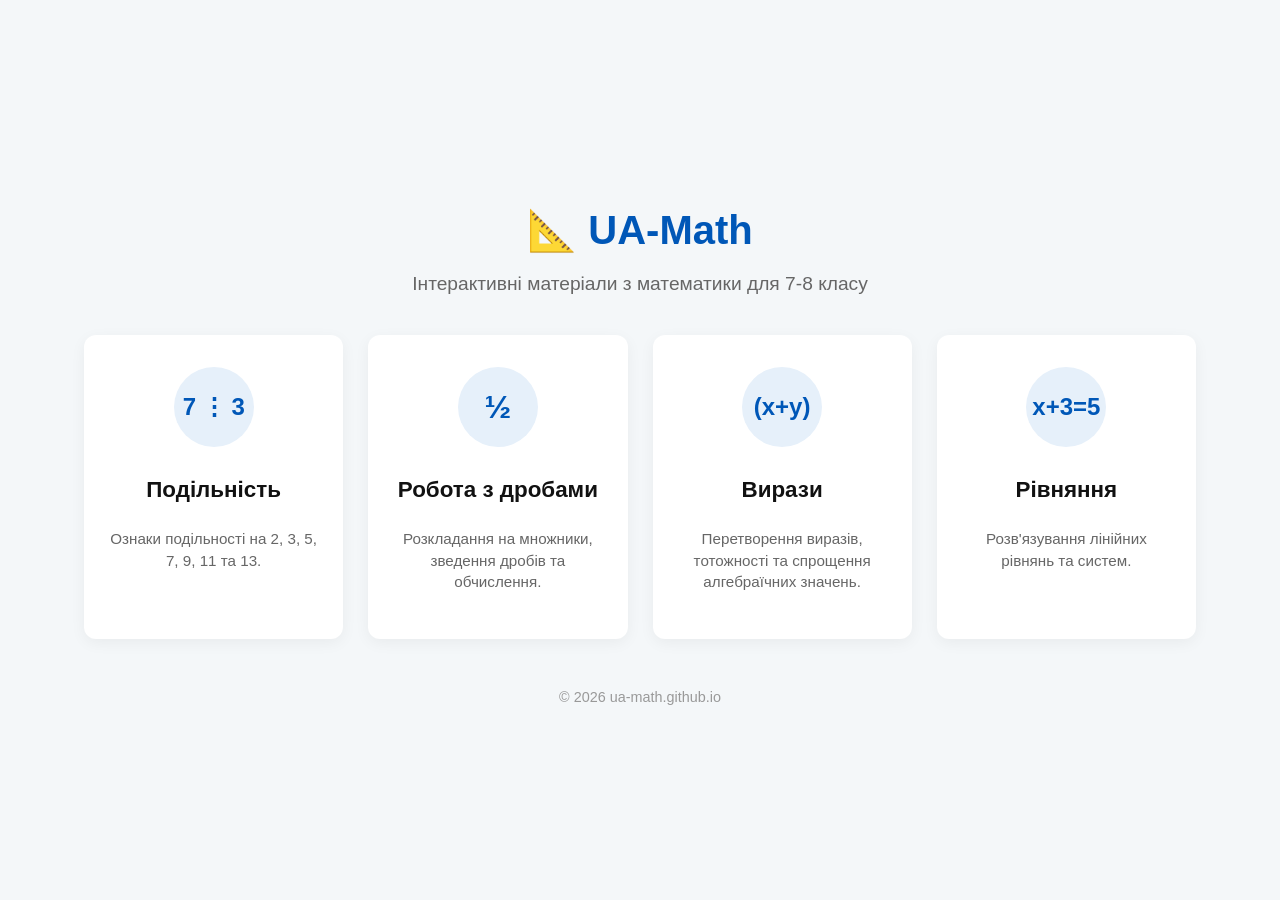
<file: index.html>
<!DOCTYPE html>
<html lang="uk">
<head>
    <meta charset="UTF-8">
    <meta name="viewport" content="width=device-width, initial-scale=1.0">
    <title>Математика 7 клас | UA-Math</title>
    <link rel="stylesheet" href="styles.css">
</head>
<body class="home">

    <div class="container">
        <h1>📐 UA-Math</h1>
        <p class="subtitle">Інтерактивні матеріали з математики для 7-8 класу</p>

        <div class="grid">
            <!-- Картка 0: Подільність -->
            <a href="division.html" class="card">
                <div class="icon-box divisibility">
                    7 ⋮ 3
                </div>
                <h2>Подільність</h2>
                <p>Ознаки подільності на 2, 3, 5, 7, 9, 11 та 13.</p>
            </a>

            <!-- Картка 1: Дроби -->
            <a href="factors.html" class="card">
                <div class="icon-box fraction">
                    ½
                </div>
                <h2>Робота з дробами</h2>
                <p>Розкладання на множники, зведення дробів та обчислення.</p>
            </a>

            <!-- Картка 2: Вирази -->
            <a href="expressions.html" class="card">
                <div class="icon-box expression">
                    (x+y)
                </div>
                <h2>Вирази</h2>
                <p>Перетворення виразів, тотожності та спрощення алгебраїчних значень.</p>
            </a>

            <!-- Картка 3: Рівняння -->
            <a href="equations.html" class="card">
                <div class="icon-box equation">
                    x+3=5
                </div>
                <h2>Рівняння</h2>
                <p>Розв'язування лінійних рівнянь та систем.</p>
            </a>
        </div>

        <footer>
            <p>&copy; 2026 ua-math.github.io</p>
        </footer>
    </div>

</body>
</html>
</file>
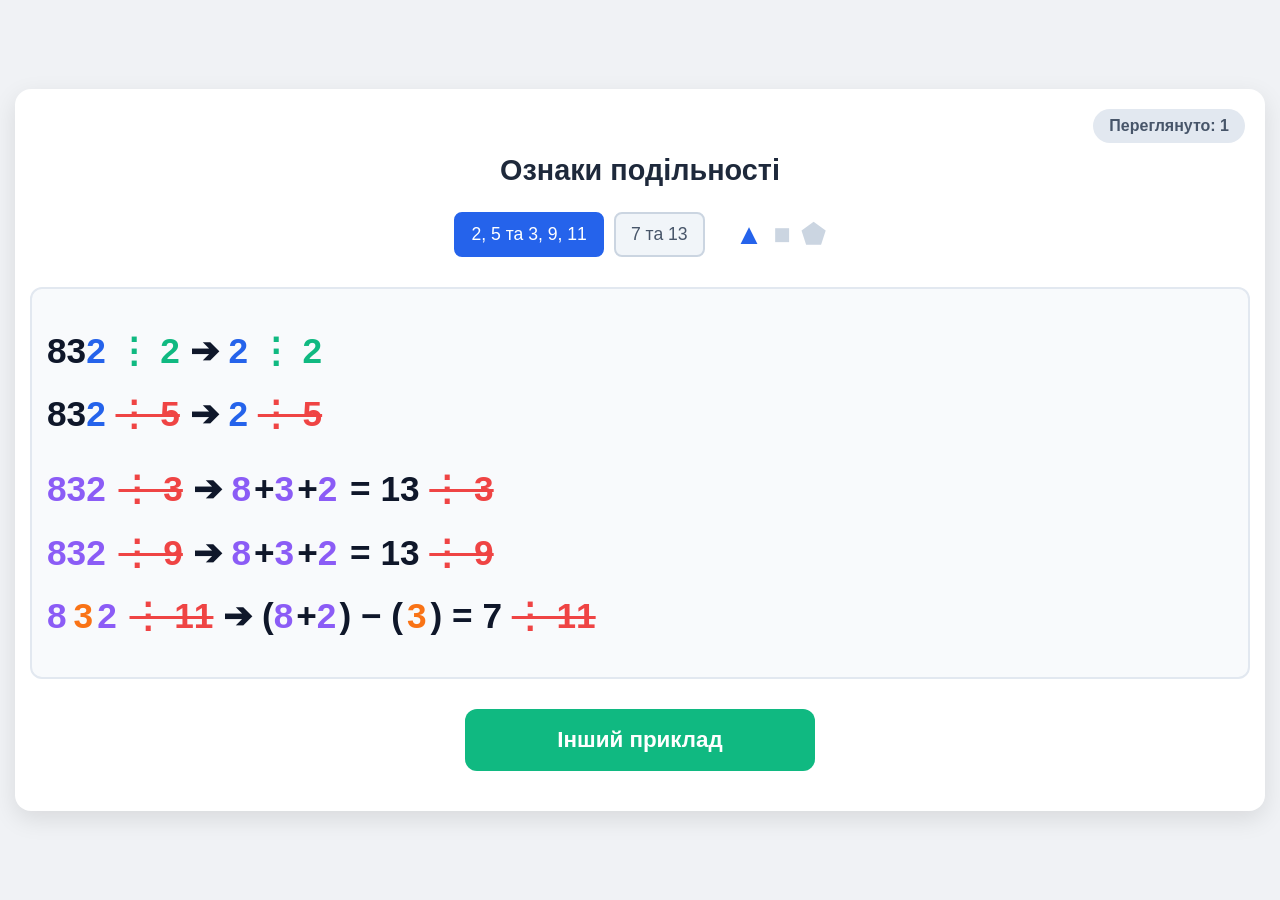
<file: division.html>
<!DOCTYPE html>
<html lang="uk">
<head>
    <meta charset="UTF-8">
    <meta name="viewport" content="width=device-width, initial-scale=1.0">
    <title>Тренажер: Ознаки подільності</title>
    <link rel="stylesheet" href="styles.css">
</head>
<body class="trainer page-division">
<div class="container">
    <div class="counter-badge" id="counter" onclick="counter.reset()" title="Натисніть для обнулення">Переглянуто: 0</div>
    <h1>Ознаки подільності</h1>
    <div class="control-panel">
        <div class="tabs">
            <button class="tab-btn active" onclick="selectTab(0, this)">2, 5 та 3, 9, 11</button>
            <button class="tab-btn" onclick="selectTab(1, this)">7 та 13</button>
            <div class="digit-picker" role="radiogroup" aria-label="Кількість цифр" id="digitPicker"></div>
        </div>
    </div>
    <div class="equation-container"><div class="equation-display" id="box"></div></div>
    <div class="controls"><button class="btn" onclick="next()">Інший приклад</button></div>
</div>
<script>
    // Digit-count options (source of truth for the dot picker).
    // The digit count also equals the number of reduction steps for 7 and 13.
    const OPTIONS = [3, 4, 5], MARKS = ['▲', '■', '⬟'];
    const state = { tab: 0, digits: OPTIONS[0], number: 0 };

    const counter = {
        n: 0,
        show() { document.getElementById('counter').innerText = 'Переглянуто: ' + this.n; },
        inc() { this.n++; this.show(); },
        reset() { this.n = 0; this.show(); },
    };

    // Colored spans reuse factors.html tokens: nm=blue, vl=purple, sign=orange.
    const span = (cls, v) => `<span class="${cls}">${v}</span>`;
    const verdict = (ok, by) => ok ? span('ok', '⋮ ' + by) : `<s>⋮ ${by}</s>`;
    const digitsOf = (num) => String(num).split('').map(Number);

    function buildPicker() {
        document.getElementById('digitPicker').innerHTML = OPTIONS.map((d, i) =>
            `<label class="dot" title="${d}-значне число">
                <input type="radio" name="digits" value="${d}" ${i ? '' : 'checked'} onchange="selectDigits(${d})">
                <span class="dot-mark">${MARKS[i]}</span>
            </label>`).join('');
    }

    // Tail rule: drop the last digit and combine it back (− for 7, + for 13).
    // Returns one HTML line per reduction step.
    function reductionSteps(op, factor, divisor) {
        const lines = [];
        let value = state.number;
        for (let i = 0, steps = state.digits - 2; i < steps && String(value).length >= 2; i++) {
            const head = String(value).slice(0, -1), tail = Number(String(value).slice(-1));
            value = Number(head) + (op === '-' ? -1 : 1) * tail * factor;
            let shown = String(value);
            if (i < steps - 1 && shown.length >= 2 && shown[0] !== '-') shown = shown.slice(0, -1) + span('nm', shown.slice(-1));
            lines.push(`${head} ${op} (${span('nm', tail)} × ${span('vl', factor)}) = ${shown}`);
        }
        lines[lines.length - 1] += ' ' + verdict(value % divisor === 0, divisor);
        return lines;
    }

    function renderSimpleRules() {
        const n = state.number, digits = digitsOf(n);
        const head = String(n).slice(0, -1), tail = digits[digits.length - 1];
        const sum = digits.reduce((a, d) => a + d, 0);
        const sumExpr = digits.map((d) => span('vl', d)).join('+') + ` = ${sum}`;

        // Alternating sum for 11: odd positions purple, even positions orange.
        const alt = digits.reduce((a, d, i) => a + (i % 2 ? -d : d), 0);
        const altNum = digits.map((d, i) => span(i % 2 ? 'sign' : 'vl', d)).join('');
        const odd = digits.filter((_, i) => !(i % 2)).map((d) => span('vl', d)).join('+');
        const even = digits.filter((_, i) => i % 2).map((d) => span('sign', d)).join('+');

        const tailSpan = span('nm', tail), byTail = `${head}${tailSpan}`;
        const digitRule = (by) => `${byTail} ${verdict(!(tail % by), by)} ➔ ${tailSpan} ${verdict(!(tail % by), by)}`;
        const sumRule = (by) => `${span('vl', n)} ${verdict(!(sum % by), by)} ➔ ${sumExpr} ${verdict(!(sum % by), by)}`;

        return [
            digitRule(2),
            `<div style="margin-bottom:12px">${digitRule(5)}</div>`,
            sumRule(3), sumRule(9),
            `${altNum} ${verdict(!(alt % 11), 11)} ➔ (${odd}) − (${even}) = ${alt} ${verdict(!(alt % 11), 11)}`,
        ].map((html, i) => i === 1 ? html : `<div>${html}</div>`).join('');
    }

    function renderRecursiveRules() {
        const head = String(state.number).slice(0, -1), tail = String(state.number).slice(-1);
        const block = (op, factor, divisor, spacer) => {
            const steps = reductionSteps(op, factor, divisor);
            const heading = `${head}${span('nm', tail)} ${verdict(steps.at(-1).includes('class="ok"'), divisor)} ➔`;
            return steps.map((step, i) => {
                const pad = spacer && i === steps.length - 1 ? ' style="padding-bottom:12px"' : '';
                const label = i ? `<td${pad}></td>` : `<td style="padding-right:8px"${pad}>${heading}</td>`;
                return `<tr>${label}<td${pad}>${step}</td></tr>`;
            }).join('');
        };
        return `<table>${block('-', 2, 7, true)}${block('+', 4, 13, false)}</table>`;
    }

    function render() {
        document.getElementById('box').innerHTML = state.tab ? renderRecursiveRules() : renderSimpleRules();
    }

    function selectTab(tab, button) {
        state.tab = tab;
        document.querySelectorAll('.tab-btn').forEach((b) => b.classList.toggle('active', b === button));
        render();
    }

    function selectDigits(digits) { state.digits = digits; next(); }

    function next() {
        counter.inc();
        const min = 10 ** (state.digits - 1);
        state.number = Math.floor(min + Math.random() * (min * 10 - min));
        render();
    }

    window.onload = function () { buildPicker(); next(); };
</script>
</body>
</html>
</file>
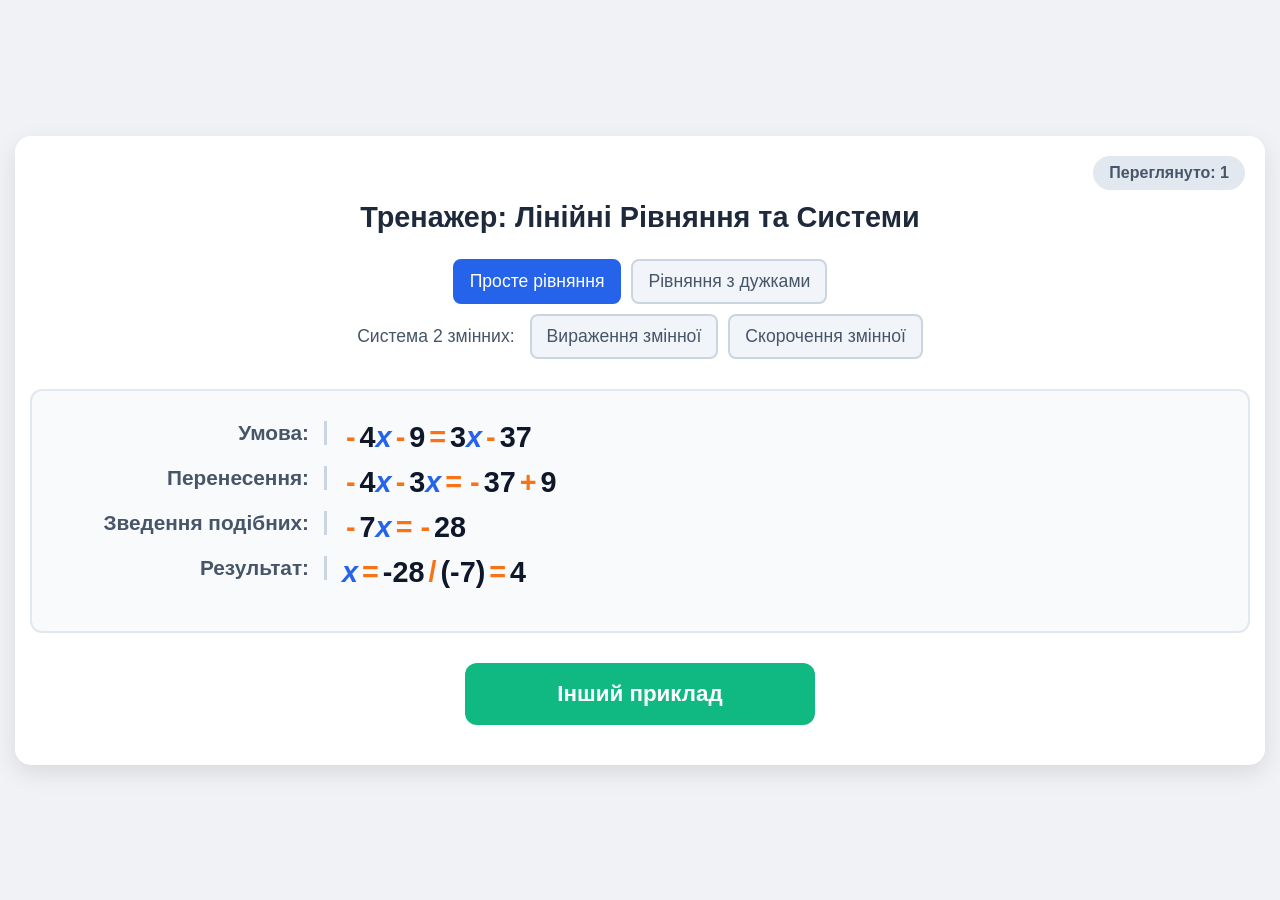
<file: equations.html>
<!DOCTYPE html>
<html lang="uk">
<head>
    <meta charset="UTF-8">
    <meta name="viewport" content="width=device-width, initial-scale=1.0">
    <title>Тренажер: Лінійні Рівняння та Системи</title>
    <link rel="stylesheet" href="styles.css">
</head>
<body class="trainer page-equations">
<div class="container">
    <div class="counter-badge" id="counter" onclick="counter.reset()" title="Натисніть для обнулення">Переглянуто: 0</div>
    <h1>Тренажер: Лінійні Рівняння та Системи</h1>
    <div class="control-panel">
        <div class="tabs">
            <button class="tab-btn active" onclick="chM(0, this)">Просте рівняння</button>
            <button class="tab-btn" onclick="chM(1, this)">Рівняння з дужками</button>
        </div>
        <div class="tabs">
            <span class="sub-lbl">Система 2 змінних:</span>
            <button class="tab-btn" onclick="chM(2, this)">Вираження змінної</button>
            <button class="tab-btn" onclick="chM(3, this)">Скорочення змінної</button>
        </div>
    </div>
    <div class="equation-container"><div class="equation-display" id="box"></div></div>
    <div class="controls"><button class="btn" onclick="gen(true)">Інший приклад</button></div>
</div>
<script>
    var m = 0;

    const counter = {
        n: 0,
        show() { document.getElementById('counter').innerText = 'Переглянуто: ' + this.n; },
        inc() { this.n++; this.show(); },
        reset() { this.n = 0; this.show(); },
    };

    var rnd = function (x, y) { return Math.floor(Math.random() * (y - x + 1)) + x; };
    var rndN = function (x, y) { var n = 0; while (n === 0) n = rnd(x, y); return n; };
    var fS = function (s) { return '<span class="sign">' + s + '</span>'; };

    var fX = function (co, f) {
        if (co === 0) return '';
        return (co === 1 ? (f ? '' : fS('+')) : (co === -1 ? fS('-') : (co > 0 ? (f ? '' : fS('+')) + co : fS('-') + Math.abs(co)))) + '<span class="v-x">x</span>';
    };

    var fY = function (co, f) {
        if (co === 0) return '';
        return (co === 1 ? (f ? '' : fS('+')) : (co === -1 ? fS('-') : (co > 0 ? (f ? '' : fS('+')) + co : fS('-') + Math.abs(co)))) + '<span class="v-y">y</span>';
    };

    var fC = function (v, f) {
        if (v === 0) return f ? '0' : '';
        return v > 0 ? (f ? '' : fS('+')) + v : fS('-') + Math.abs(v);
    };

    function sR(l, v) {
        return '<div class="step-row"><div class="step-lbl">' + l + ':</div><div class="step-val">' + v + '</div></div>';
    }

    function bSys(x1, y1, c1, x2, y2, c2, m1, m2, actSign) {
        var act = actSign ? '  ' + fS('│ ') + fS(actSign) : '';
        return '<span class="sys-bracket">{</span><div class="sys-block">' + fX(x1, true) + fY(y1, false) + fS('=') + c1 + (m1 ? '  ' + fS('│·') + m1 : '') + '<br>' + fX(x2, true) + fY(y2, false) + fS('=') + c2 + (m2 ? '  ' + fS('│·') + m2 : '') + act + '</div>';
    }

    function gcd(x, y) { return y === 0 ? Math.abs(x) : gcd(y, x % y); }
    function lcm(x, y) { return Math.abs(x * y) / gcd(x, y); }

    function chM(x, el) {
        m = x;
        var b = document.querySelectorAll('.tab-btn');
        for (var i = 0; i < b.length; i++) b[i].classList.remove('active');
        el.classList.add('active');
        gen(true);
    }

    function gen(inc) {
        if (inc) counter.inc();
        var box = document.getElementById('box'), html = '';

        if (m === 0) {
            var xA = rnd(-8, 8), a = rndN(-6, 6), cC = rndN(-6, 6);
            while (a === cC) cC = rndN(-6, 6);
            var b = rnd(-15, 15), d = a * xA + b - cC * xA;
            html += sR('Умова', fX(a, true) + fC(b, false) + fS('=') + fX(cC, true) + fC(d, false));
            html += sR('Перенесення', fX(a, true) + fX(-cC, false) + fS('=') + fC(d, true) + fC(-b, false));
            var lX = a - cC, rC = d - b;
            html += sR('Зведення подібних', fX(lX, true) + fS('=') + fC(rC, true));
            html += sR('Результат', '<span class="v-x">x</span>' + fS('=') + rC + fS('/') + (lX < 0 ? '(' + lX + ')' : lX) + fS('=') + xA);
        } else if (m === 1) {
            var xA = rnd(-6, 6), a = rndN(-5, 5), b = rndN(1, 4), cC = rnd(-6, 6), d = a * (b * xA + cC);
            html += sR('Умова', (a === -1 ? fS('-') : (a === 1 ? '' : a)) + fS('(') + fX(b, true) + fC(cC, false) + fS(')') + fS('=') + d);
            html += sR('Розкриття дужок', fX(a * b, true) + fC(a * cC, false) + fS('=') + d);
            html += sR('Перенесення', fX(a * b, true) + fS('=') + d + fC(-a * cC, false));
            var lX = a * b, rC = d - a * cC;
            html += sR('Зведення подібних', fX(lX, true) + fS('=') + rC);
            html += sR('Результат', '<span class="v-x">x</span>' + fS('=') + rC + fS('/') + (lX < 0 ? '(' + lX + ')' : lX) + fS('=') + xA);
        } else {
            var xA = rnd(-4, 4), yA = rnd(-4, 4);
            var x1 = 0, y1 = 0, x2 = 0, y2 = 0;
            while (true) {
                x1 = (m === 2) ? 1 : rndN(2, 4);
                y1 = rndN(-3, 4);
                x2 = rndN(2, 4);
                y2 = rndN(-4, 4);
                if (x1 * y2 !== x2 * y1) break;
            }
            var c1 = x1 * xA + y1 * yA, c2 = x2 * xA + y2 * yA;
            if (m === 2) {
                html += sR('Умова системи', bSys(1, y1, c1, x2, y2, c2));
                var exprStr = c1 === 0 ? fY(-y1, true) : fC(c1, true) + fY(-y1, false);
                html += sR('Вираження x', '<span class="v-x">x</span>' + fS('=') + exprStr);
                html += sR('Підстановка', x2 + fS('(') + exprStr + fS(')') + fY(y2, false) + fS('=') + c2);
                html += sR('Розкриття дужок', (x2 * c1) + fY(-x2 * y1, false) + fY(y2, false) + fS('=') + c2);
                var lY = -x2 * y1 + y2, rC = c2 - x2 * c1;
                html += sR('Зводимо подібні', fY(lY, true) + fS('=') + rC);
                html += sR('Знаходження y', '<span class="v-y">y</span>' + fS('=') + rC + fS('/') + (lY < 0 ? '(' + lY + ')' : lY) + fS('=') + yA);
                var sY = -y1;
                var pY = '';
                if (sY === 1) pY = fS('+');
                else if (sY === -1) pY = fS('-');
                else pY = sY > 0 ? fS('+') + sY : fS('-') + Math.abs(sY);
                var subCalc = needMult || Math.abs(sY) !== 1 ? pY + fS('·') + '<span class="v-y">(' + yA + ')</span>' : pY + '<span class="v-y">(' + yA + ')</span>';
                var baseC = c1 === 0 ? '' : fC(c1, true);
                html += sR('Знаходження x', '<span class="v-x">x</span>' + fS('=') + baseC + subCalc + fS('=') + xA);
            } else {
                var L = lcm(y1, y2), m1 = L / Math.abs(y1), m2 = L / Math.abs(y2);
                var ny1 = y1 * m1, ny2 = y2 * m2;
                var sS = (ny1 === ny2 || ny1 === -ny2) && ((y1 > 0 && y2 > 0) || (y1 < 0 && y2 < 0));
                var act = sS ? '-' : '+';
                var needMult = (m1 > 1 || m2 > 1);
                if (!needMult) {
                    html += sR('Умова системи', bSys(x1, y1, c1, x2, y2, c2, 0, 0, act));
                } else {
                    html += sR('Умова системи', bSys(x1, y1, c1, x2, y2, c2, m1, m2));
                    var nx1 = x1 * m1, nny1 = y1 * m1, nc1 = c1 * m1;
                    var nx2 = x2 * m2, nny2 = y2 * m2, nc2 = c2 * m2;
                    html += sR('Після домноження', bSys(nx1, nny1, nc1, nx2, nny2, nc2, 0, 0, act));
                }
                var v1 = x1 * m1, v2 = x2 * m2, k1 = c1 * m1, k2 = c2 * m2;
                var rX = sS ? (v1 - v2) : (v1 + v2), rC = sS ? (k1 - k2) : (k1 + k2);
                var opC = sS ? fS('-') : fS('+');
                var actTxt = sS ? 'віднімання' : 'додавання';
                var prsStr = fS('(') + v1 + opC + (v2 < 0 ? '(' + v2 + ')' : v2) + fS(')') + '<span class="v-x">x</span>' + fS('=') + k1 + opC + (k2 < 0 ? '(' + k2 + ')' : k2) + '  ' + fS('➔') + '  ' + fX(rX, true) + fS('=') + rC;
                html += sR('Після ' + actTxt, prsStr);
                html += sR('Знаходження x', '<span class="v-x">x</span>' + fS('=') + rC + fS('/') + (rX < 0 ? '(' + rX + ')' : rX) + fS('=') + xA);
                html += sR('Підставляння х', x1 + fS('·') + '<span class="v-x">(' + xA + ')</span>' + fY(y1, false) + fS('=') + c1);
                var rCY = c1 - (x1 * xA);
                html += sR('Знаходження y', '<span class="v-y">y</span>' + fS('=') + rCY + fS('/') + (y1 < 0 ? '(' + y1 + ')' : y1) + fS('=') + yA);
            }
            html += sR('Відповідь', fS('(') + '<span class="v-x">x</span>' + ';' + '<span class="v-y">y</span>' + fS(')') + fS('=') + '(' + xA + ';' + yA + ')');
        }
        box.innerHTML = html;
    }

    window.onload = function () { gen(true); };
</script>
</body>
</html>
</file>
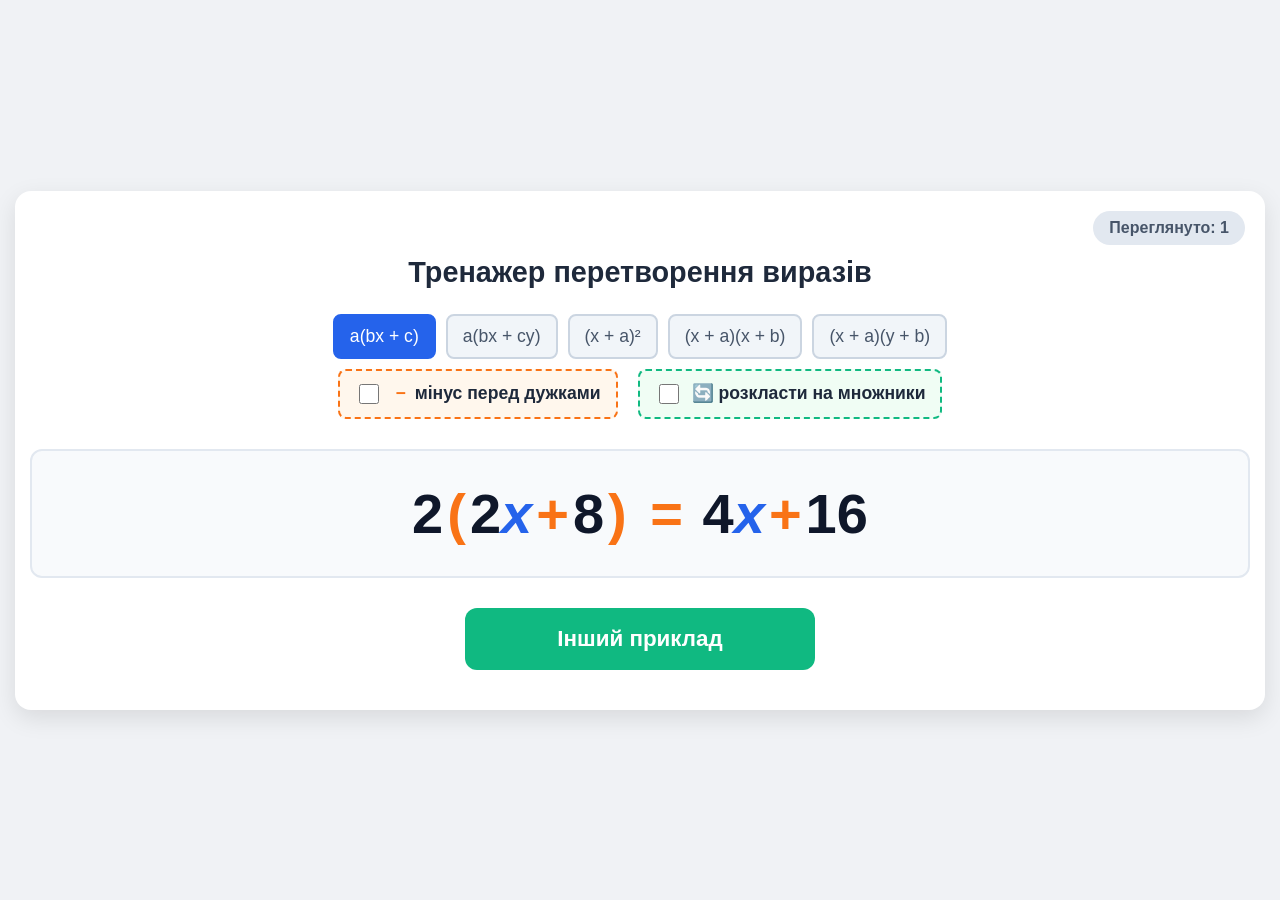
<file: expressions.html>
<!DOCTYPE html>
<html lang="uk">
<head>
    <meta charset="UTF-8">
    <meta name="viewport" content="width=device-width, initial-scale=1.0">
    <title>Тренажер перетворення виразів</title>
    <link rel="stylesheet" href="styles.css">
</head>
<body class="trainer page-expressions">

<div class="container">
    <div class="counter-badge" id="counter" onclick="counter.reset()" title="Натисніть для обнулення">Переглянуто: 0</div>

    <h1>Тренажер перетворення виразів</h1>
    <div class="control-panel">
        <div class="tabs">
            <button class="tab-btn active" onclick="changeMode(0, this)">a(bx + c)</button>
            <button class="tab-btn" onclick="changeMode(1, this)">a(bx + cy)</button>
            <button class="tab-btn" onclick="changeMode(2, this)">(x + a)²</button>
            <button class="tab-btn" onclick="changeMode(3, this)">(x + a)(x + b)</button>
            <button class="tab-btn" onclick="changeMode(4, this)">(x + a)(y + b)</button>
        </div>
        <div class="options">
            <label class="checkbox-container">
                <input type="checkbox" id="minusCheckbox" onchange="generateExample(false)">
                <span><span class="sign">−</span> мінус перед дужками</span>
            </label>
            <label class="checkbox-container inverse">
                <input type="checkbox" id="inverseCheckbox" onchange="generateExample(false)">
                <span>🔄 розкласти на множники</span>
            </label>
        </div>
    </div>
    <div class="equation-container"><div class="equation-display" id="equationBox"></div></div>
    <div class="controls">
        <button class="btn" onclick="generateExample(true)">Інший приклад</button>
    </div>
</div>

<script>
    let currentMode = 0;

    const counter = {
        n: 0,
        show() { document.getElementById('counter').innerText = 'Переглянуто: ' + this.n; },
        inc() { this.n++; this.show(); },
        reset() { this.n = 0; this.show(); },
    };

    const rnd = (min, max) => { let n = 0; while(!n) n = Math.floor(Math.random()*(max-min+1))+min; return n; };

    function changeMode(mode, element) {
        currentMode = mode;
        document.querySelectorAll('.tab-btn').forEach(b => b.classList.remove('active'));
        element.classList.add('active');
        generateExample(true);
    }

    function fmt(val, vChar, isFirst) {
        if (!val) return "";
        let s = val > 0 ? (isFirst ? "" : '<span class="sign">+</span>') : '<span class="sign">-</span>';
        let c = (Math.abs(val) === 1 && vChar) ? "" : Math.abs(val);
        return s + c + (vChar ? `<span class="variable">${vChar}</span>` : "");
    }

    function sign(val) { return val > 0 ? '<span class="sign">+</span>' : '<span class="sign">-</span>'; }

    function generateExample(shouldIncrement = true) {
        if (shouldIncrement) counter.inc();

        const isMinus = document.getElementById('minusCheckbox').checked;
        const isInverse = document.getElementById('inverseCheckbox').checked;
        let a = isMinus ? rnd(-6, -2) : rnd(2, 6);
        let left = "", right = "";

        if (currentMode === 0 || currentMode === 1) {
            let b = rnd(2, 5), c = rnd(-8, 9), v2 = currentMode === 1 ? "y" : "";
            let aStr = a < 0 ? '<span class="sign">-</span>' + Math.abs(a) : a;
            left = `${aStr}<span class="sign">(</span>${b}<span class="variable">x</span>${sign(c)}${Math.abs(c)}${v2 ? `<span class="variable">y</span>` : ""}<span class="sign">)</span>`;
            right = fmt(a * b, "x", true) + fmt(a * c, v2, false);
        } else if (currentMode === 2) {
            // Новий третій тип: (x + a)²
            let b = rnd(-9, 9);
            let inner = `<span class="sign">(</span><span class="variable">x</span>${sign(b)}${Math.abs(b)}<span class="sign">)²</span>`;
            left = isMinus ? '<span class="sign">-</span>' + inner : inner;
            
            let m = isMinus ? -1 : 1;
            let coeffX = 2 * b * m;
            let freeTerm = b * b * m;
            let x2Str = isMinus ? '<span class="sign">-</span><span class="variable">x²</span>' : '<span class="variable">x²</span>';
            right = x2Str + fmt(coeffX, "x", false) + fmt(freeTerm, "", false);
        } else if (currentMode === 3) {
            let b = rnd(-6, 6), c = rnd(-6, 6), m = isMinus ? -1 : 1;
            let inner = `<span class="sign">(</span><span class="variable">x</span>${sign(b)}${Math.abs(b)}<span class="sign">)(</span><span class="variable">x</span>${sign(c)}${Math.abs(c)}<span class="sign">)</span>`;
            left = isMinus ? '<span class="sign">-</span>' + inner : inner;
            right = (isMinus ? '<span class="sign">-</span>' : '') + '<span class="variable">x²</span>' + fmt((b + c) * m, "x", false) + fmt(b * c * m, "", false);
        } else {
            let b = rnd(-6, 6), c = rnd(-6, 6), m = isMinus ? -1 : 1;
            let inner = `<span class="sign">(</span><span class="variable">x</span>${sign(b)}${Math.abs(b)}<span class="sign">)(</span><span class="variable">y</span>${sign(c)}${Math.abs(c)}<span class="sign">)</span>`;
            left = isMinus ? '<span class="sign">-</span>' + inner : inner;
            right = fmt(m, "xy", true) + fmt(c * m, "x", false) + fmt(b * m, "y", false) + fmt(b * c * m, "", false);
        }

        if (isInverse) {
            if (right.indexOf('<span class="sign">+</span>') === 0) {
                right = right.substring(27);
            }
            document.getElementById('equationBox').innerHTML = right + ' <span class="sign">=</span> ' + left;
        } else {
            document.getElementById('equationBox').innerHTML = left + ' <span class="sign">=</span> ' + right;
        }
    }
    window.onload = function() { generateExample(true); };
</script>
</body>
</html>
</file>
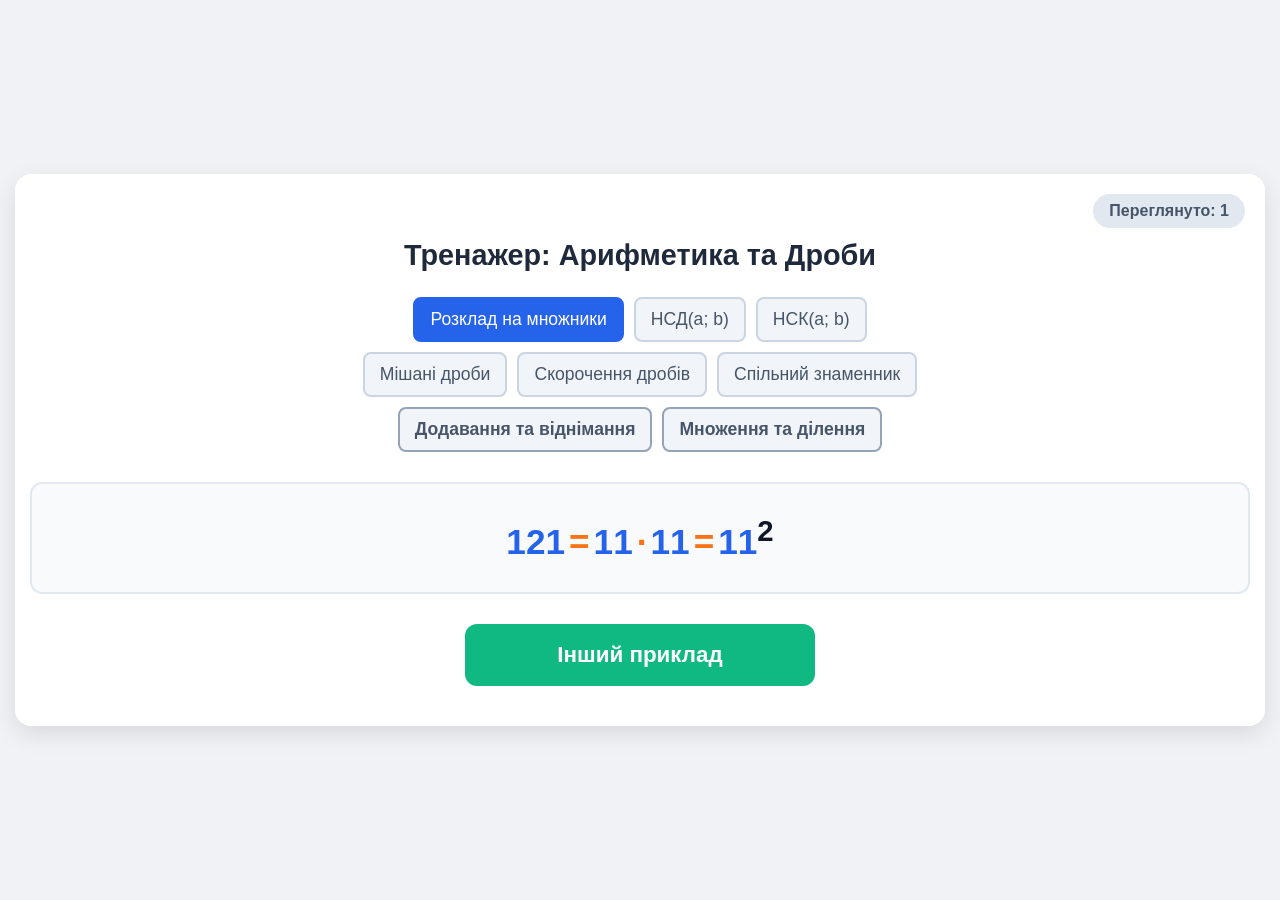
<file: factors.html>
<!DOCTYPE html>
<html lang="uk">
<head>
    <meta charset="UTF-8">
    <meta name="viewport" content="width=device-width, initial-scale=1.0">
    <title>Тренажер: Арифметика та Дроби</title>
    <link rel="stylesheet" href="styles.css">
</head>
<body class="trainer page-factors">
<div class="container">
    <div class="counter-badge" id="counter" onclick="counter.reset()" title="Натисніть для обнулення">Переглянуто: 0</div>
    <h1>Тренажер: Арифметика та Дроби</h1>
    <div class="control-panel">
        <div class="tabs">
            <button class="tab-btn active" onclick="chM(0, this)">Розклад на множники</button>
            <button class="tab-btn" onclick="chM(1, this)">НСД(a; b)</button>
            <button class="tab-btn" onclick="chM(2, this)">НСК(a; b)</button>
        </div>
        <div class="tabs">
            <button class="tab-btn" onclick="chM(3, this)">Мішані дроби</button>
            <button class="tab-btn" onclick="chM(4, this)">Скорочення дробів</button>
            <button class="tab-btn" onclick="chM(5, this)">Спільний знаменник</button>
        </div>
        <div class="tabs">
            <button class="tab-btn tb-bold" onclick="chM(6, this)">Додавання та віднімання</button>
            <button class="tab-btn tb-bold" onclick="chM(7, this)">Множення та ділення</button>
        </div>
    </div>
    <div class="equation-container"><div class="equation-display" id="box"></div></div>
    <div class="controls"><button class="btn" onclick="gen(true)">Інший приклад</button></div>
</div>
<script>
    var m = 0;

    const counter = {
        n: 0,
        show() { document.getElementById('counter').innerText = 'Переглянуто: ' + this.n; },
        inc() { this.n++; this.show(); },
        reset() { this.n = 0; this.show(); },
    };

    var rnd = function (x, y) { return Math.floor(Math.random() * (y - x + 1)) + x; };
    var gcd = function (x, y) { return y === 0 ? x : gcd(y, x % y); };
    var lcm = function (x, y) { return (x * y) / gcd(x, y); };
    var fN = function (x, cl) { return '<span class="' + (cl || 'nm') + '">' + x + '</span>'; };
    var fS = function (s) { return '<span class="sign">' + s + '</span>'; };

    function getP(i) {
        return parseInt('2,3,5,7,11,13'.split(',')[i]);
    }

    function getC(n, p) {
        var k = 0, v = n;
        while (v % p === 0 && v !== 0) { k++; v /= p; }
        return k;
    }

    function bF(n, d, mp, cN, cD) {
        var sup = mp ? '<span class="mp"><sup>' + mp + '</sup></span>' : '';
        return '<div class="fr"><div class="nu">' + fN(n, cN) + sup + '</div><div class="de">' + fN(d, cD) + '</div></div>';
    }

    function bS(n, d, mp) {
        var sup = mp ? '<span class="mp"><sup>' + mp + '</sup></span>' : '';
        return '<div class="fr"><div class="nu"><s>' + fN(n) + '</s>' + sup + '</div><div class="de"><s>' + fN(d) + '</s></div></div>';
    }

    function reduction(n, d) {
        var g = gcd(n, d);
        if (g <= 1) return '';
        return fS('=') + bS(n, d, ':' + g) + fS('=') + bF(n / g, d / g);
    }

    function buildP(n, co, g) {
        var out = '', f = true;
        for (var i = 0; i < 6; i++) {
            var p = getP(i), c1 = getC(n, p), c2 = co ? getC(co, p) : 0;
            if (c1 !== 0) {
                if (!f) out += fS('·');
                var txt = fN(p) + (c1 !== 1 ? '<sup>' + c1 + '</sup>' : '');
                if (co && (g ? (c1 <= c2) : (c1 >= c2))) txt = '<span class="hc">' + txt + '</span>';
                out += txt;
                f = false;
            }
        }
        return out;
    }

    function buildR(n1, n2, g) {
        var out = '', f = true;
        for (var i = 0; i < 6; i++) {
            var p = getP(i), t = g ? Math.min(getC(n1, p), getC(n2, p)) : Math.max(getC(n1, p), getC(n2, p));
            if (t !== 0) {
                if (!f) out += fS('·');
                out += fN(p) + (t !== 1 ? '<sup>' + t + '</sup>' : '');
                f = false;
            }
        }
        return out === '' ? fN('1') : out;
    }

    function buildCh(n) {
        var out = '', v = n, f = true;
        for (var i = 0; i < 6; i++) {
            var p = getP(i);
            while (v % p === 0) {
                if (!f) out += fS('·');
                out += fN(p);
                v /= p;
                f = false;
            }
        }
        return out;
    }

    function getSmart() {
        var res = 1;
        res *= getP(rnd(3, 5));
        for (var i = 0; i < 4; i++) {
            var p = getP(rnd(0, 5));
            if (res * p <= 220) res *= p;
        }
        return res;
    }

    function twoFractions(lo, hi) {
        var sd1 = rnd(lo, hi), sd2 = rnd(lo, hi);
        while (sd1 === sd2) sd2 = rnd(lo, hi);
        var sn1 = rnd(1, sd1 - 1), sn2 = rnd(1, sd2 - 1);
        return [sd1, sd2, sn1, sn2];
    }

    function chM(x, el) {
        m = x;
        var b = document.querySelectorAll('.tab-btn');
        for (var i = 0; i < b.length; i++) b[i].classList.remove('active');
        el.classList.add('active');
        gen(true);
    }

    function gen(inc) {
        if (inc) counter.inc();
        var box = document.getElementById('box'), html = '';

        if (m === 0) {
            var num = getSmart(), chStr = buildCh(num), pStr = buildP(num, 0, false);
            html = fN(num) + fS('=') + chStr + (chStr === pStr ? '' : fS('=') + pStr);
        } else if (m === 1 || m === 2) {
            var n1 = getSmart(), n2 = getSmart();
            while (n1 === n2) n2 = getSmart();
            var isG = m === 1, lbl = '<span class="lb">' + (isG ? 'НСД' : 'НСК') + '</span>';
            var p2 = lbl + fS('(') + buildP(n1, n2, isG) + fS(';') + buildP(n2, n1, isG) + fS(')'),
                p3 = buildR(n1, n2, isG),
                p4 = fN(isG ? gcd(n1, n2) : lcm(n1, n2));
            html = lbl + fS('(') + fN(n1) + fS(';') + fN(n2) + fS(')') + fS('=') + p2 + (p3 === p4 ? '' : fS('=') + p3) + fS('=') + p4;
        } else if (m === 3) {
            var sd = rnd(3, 9), wh = rnd(1, 5), re = rnd(1, sd - 1), num = wh * sd + re;
            html = bF(num, sd) + fS('➔') + bF(wh * sd + '+' + re, sd) + fS('➔') + bF(wh * sd, sd, 0, 'wh') + fS('+') + bF(re, sd) + fS('=') + '<span class="wh">' + wh + '</span>' + bF(re, sd, '', 0, 'nm');
        } else if (m === 4) {
            var com = rnd(2, 7), sd = rnd(3, 9), sn = rnd(1, sd - 1);
            while (gcd(sn, sd) > 1) { sd = rnd(3, 9); sn = rnd(1, sd - 1); }
            html = bF(sn * com, sd * com) + fS(' ➔ ') + bS(sn * com, sd * com, ':' + com) + fS('=') + bF(sn, sd);
        } else if (m === 5) {
            var [sd1, sd2, sn1, sn2] = twoFractions(3, 8);
            var fd = lcm(sd1, sd2), m1 = fd / sd1, m2 = fd / sd2;
            html = bF(sn1, sd1, '(' + m1 + ')') + '<span class="lb"> і </span>' + bF(sn2, sd2, '（' + m2 + ')') + fS(' ➔ ') + bF(sn1 * m1, fd) + '<span class="lb"> і </span>' + bF(sn2 * m2, fd);
        } else if (m === 6) {
            var [sd1, sd2, sn1, sn2] = twoFractions(3, 8);
            var isAdd = rnd(0, 1) == 1, op = isAdd ? '+' : '-';
            var fd = lcm(sd1, sd2), m1 = fd / sd1, m2 = fd / sd2;
            var top1 = sn1 * m1, top2 = sn2 * m2, fn = isAdd ? (top1 + top2) : (top1 - top2);
            if (fn <= 0) { op = '+'; fn = top1 + top2; }
            html = bF(sn1, sd1, '(' + m1 + ')') + fS(op) + bF(sn2, sd2, '(' + m2 + ')') + fS('=') + bF(top1 + op + top2, fd)
                 + fS('=') + bF(fn, fd) + reduction(fn, fd);
        } else {
            var [sd1, sd2, sn1, sn2] = twoFractions(3, 8);
            var isM = rnd(0, 1) == 1, op = isM ? '·' : ':';
            html = bF(sn1, sd1, 0, 'nm', 'vl') + fS(op) + bF(sn2, sd2, 0, 'nm', 'vl') + fS('=');
            var fn = isM ? sn1 * sn2 : sn1 * sd2, fd = isM ? sd1 * sd2 : sd1 * sn2;
            if (isM) {
                html += bF(sn1 + '·' + sn2, sd1 + '·' + sd2, 0, 'nm', 'vl')
                      + fS('=') + bF(fn, fd, '', 0, 'vl') + reduction(fn, fd);
            } else {
                html += bF(sn1, sd1, 0, 'nm', 'vl') + fS('·') + bF(sd2, sn2, 0, 'vl', 'nm')
                      + fS('=') + bF(fn, fd, '', 0, 'nm') + reduction(fn, fd);
            }
        }
        box.innerHTML = html;
    }

    window.onload = function () { gen(true); };
</script>
</body>
</html>
</file>
<file: styles.css>
:root {
    --primary: #0057b7;
    --accent: #ffd700;
    --bg: #f4f7f9;
    --text: #333;
    --gap-x: clamp(1px, 2vw, 15px);
}

* {
    box-sizing: border-box;
    font-family: 'Segoe UI', sans-serif;
}

body.trainer {
    background-color: #f0f2f5;
    display: flex;
    justify-content: center;
    align-items: center;
    min-height: 100vh;
    margin: 0;
    padding: var(--gap-x);
}

.trainer .container {
    background-color: #ffffff;
    border-radius: 16px;
    box-shadow: 0 8px 24px rgba(0, 0, 0, 0.1);
    padding: 40px var(--gap-x);
    width: 100%;
    max-width: 1280px;
    text-align: center;
    position: relative;
}

.trainer .counter-badge {
    position: absolute;
    top: 20px;
    right: 20px;
    background-color: #e2e8f0;
    color: #475569;
    padding: 8px 16px;
    border-radius: 20px;
    font-size: 1rem;
    font-weight: bold;
    cursor: pointer;
}

.trainer h1 {
    color: #1e293b;
    font-size: 1.8rem;
    margin-top: 25px;
    margin-bottom: 25px;
}

.trainer .control-panel {
    display: flex;
    flex-direction: column;
    align-items: center;
    gap: 10px;
    margin-bottom: 30px;
}

.trainer .tabs {
    display: flex;
    justify-content: center;
    align-items: center;
    gap: 10px;
    flex-wrap: wrap;
    width: 100%;
    margin-bottom: 0;
}

.trainer .tab-btn {
    background-color: #f1f5f9;
    color: #475569;
    border: 2px solid #cbd5e1;
    border-radius: 8px;
    padding: 10px 15px;
    font-size: 1.1rem;
    cursor: pointer;
}

.page-factors .tab-btn {
    font-weight: 500;
}
.trainer .tab-btn.active {
    background-color: #2563eb;
    color: white;
    border-color: #2563eb;
}

/* factors.html emphasized buttons (visual, kept) */
.trainer .tab-btn.tb-bold {
    font-weight: 800;
    border-color: #94a3b8;
}
.trainer .tab-btn.tb-bold.active {
    background-color: #1d4ed8;
    border-color: #1d4ed8;
}

/* Sub-label used by equations.html system row */
.trainer .sub-lbl {
    font-size: 1.1rem;
    font-weight: 500;
    color: #475569;
    padding-right: 5px;
}

/* Options block (expressions.html) */
.trainer .options {
    display: flex;
    gap: 20px;
    flex-wrap: wrap;
    justify-content: center;
}
.trainer .checkbox-container {
    display: flex;
    align-items: center;
    gap: 10px;
    font-size: 1.1rem;
    font-weight: 600;
    color: #1e293b;
    cursor: pointer;
    background-color: #fff7ed;
    border: 2px dashed #f97316;
    padding: 10px 15px;
    border-radius: 8px;
}
.trainer .checkbox-container.inverse {
    background-color: #f0fdf4;
    border-color: #10b981;
}
.trainer .checkbox-container input {
    width: 20px;
    height: 20px;
    cursor: pointer;
}

.trainer .equation-container {
    overflow-x: auto;
    white-space: nowrap;
    background-color: #f8fafc;
    border: 2px solid #e2e8f0;
    border-radius: 12px;
    padding: 30px var(--gap-x);
    margin-bottom: 30px;
}

.trainer .equation-display {
    font-weight: bold;
    color: #0f172a;
}
/* font-size / display / alignment are visual, kept per-page */
.page-equations .equation-display {
    font-size: 1.9rem;
    display: block;
    text-align: left;
}
.page-factors .equation-display {
    font-size: 2.2rem;
    display: inline-block;
    vertical-align: middle;
}
.page-expressions .equation-display {
    font-size: 3.5rem;
    display: inline-block;
}

/* Inline math tokens */
.trainer .variable,
.trainer .v-x { color: #2563eb; font-style: italic; }
.trainer .v-y,
.trainer .vl { color: #8b5cf6; padding-right: 3px; }
.trainer .v-y { font-style: italic; }
.trainer .sign { color: #f97316; font-weight: bold; padding: 0 4px; }

/* equations.html system rendering */
.trainer .sys-bracket {
    font-size: 4.5rem;
    color: #475569;
    vertical-align: middle;
    margin-right: 5px;
    display: inline-block;
    line-height: 1;
    font-weight: 300;
}
.trainer .sys-block {
    display: inline-block;
    vertical-align: middle;
    text-align: left;
    line-height: 1.4;
}
.trainer .step-row {
    display: grid;
    grid-template-columns: 280px 1fr;
    margin-bottom: 12px;
    align-items: start;
    white-space: normal;
}
.trainer .step-lbl {
    text-align: right;
    padding-right: 15px;
    color: #475569;
    font-weight: 600;
    font-size: 1.3rem;
    border-right: 3px solid #cbd5e1;
}
.trainer .step-val {
    padding-left: 15px;
    font-size: 1.8rem;
}

/* factors.html arithmetic / fraction rendering */
.trainer .nm { color: #2563eb; }
.trainer .lb {
    font-size: 1.7rem;
    color: #475569;
    font-weight: 600;
    padding: 0 4px;
}
.trainer .fr {
    display: inline-flex;
    flex-direction: column;
    vertical-align: middle;
    align-items: center;
    padding: 0 2px;
}
.trainer .nu {
    border-bottom: 4px solid #f97316;
    padding-bottom: 2px;
    line-height: 1;
}
.trainer .de {
    padding-top: 4px;
    line-height: 1;
}
.trainer .mp {
    font-size: 1.2rem;
    color: #10b981;
    vertical-align: super;
    font-weight: bold;
}
.trainer s { color: #ef4444; text-decoration: line-through; font-weight: bold; }
.trainer s .nm, .trainer s .vl { color: #ef4444; }
.trainer .hc {
    text-decoration: underline;
    text-decoration-style: wavy;
    text-decoration-color: #10b981;
    text-underline-offset: 4px;
    display: inline-block;
}

/* Primary action button */
.trainer .btn {
    background-color: #10b981;
    color: white;
    border: none;
    border-radius: 12px;
    padding: 18px 36px;
    font-size: 1.4rem;
    font-weight: 600;
    cursor: pointer;
    width: 100%;
    max-width: 350px;
}
/* equations.html centered its button explicitly (layout, kept) */
.page-equations .btn {
    display: block;
    margin: 0 auto;
}
.trainer .btn:hover { background-color: #059669; }

/* ============================================================
   Landing page (index.html)
   Kept close to the trainer design system.
   ============================================================ */
body.home {
    background-color: var(--bg);
    color: var(--text);
    margin: 0;
    padding: 0;
    display: flex;
    flex-direction: column;
    min-height: 100vh;
    align-items: center;
    justify-content: center;
}
.home .container {
    max-width: 1200px;
    width: 90%;
    text-align: center;
    padding: 20px;
}
.home h1 {
    color: var(--primary);
    font-size: 2.5rem;
    margin-bottom: 10px;
}
.home .subtitle {
    font-size: 1.2rem;
    color: #666;
    margin-bottom: 40px;
}
.home .grid {
    display: grid;
    grid-template-columns: repeat(auto-fit, minmax(250px, 1fr));
    gap: 25px;
}
.home .card {
    background: white;
    border-radius: 12px;
    padding: 30px 20px;
    box-shadow: 0 4px 15px rgba(0, 0, 0, 0.05);
    text-decoration: none;
    color: var(--text);
    transition: transform 0.3s ease, box-shadow 0.3s ease, border-color 0.3s ease;
    border: 2px solid transparent;
    display: flex;
    flex-direction: column;
    align-items: center;
}
.home .card:hover {
    transform: translateY(-5px);
    box-shadow: 0 8px 25px rgba(0, 55, 183, 0.15);
    border-color: var(--primary);
}
.home .icon-box {
    width: 80px;
    height: 80px;
    background-color: #e6f0fa;
    border-radius: 50%;
    display: flex;
    align-items: center;
    justify-content: center;
    margin-bottom: 20px;
    font-size: 1.5rem;
    font-weight: bold;
    color: var(--primary);
}
.home .icon-box.fraction { font-size: 2rem; }
.home .icon-box.divisibility { letter-spacing: -0.5px; }

.home .card h2 {
    font-size: 1.4rem;
    margin: 10px 0;
    color: #111;
}
.home .card p {
    font-size: 0.95rem;
    color: #666;
    line-height: 1.4;
}
.home footer {
    margin-top: 50px;
    font-size: 0.9rem;
    color: #999;
}

/* ============================================================
   Divisibility page (division.html)
   Reuses factors.html tokens (.nm, .vl, .sign) and <s> for the
   "not divisible" mark; only layout and the dot picker are new.
   ============================================================ */
.page-division .equation-display {
    font-size: 2.2rem;
    display: block;
    text-align: left;
    line-height: 1.8;
}
.page-division .ok { color: #10b981; font-weight: bold; }
.page-division table { border-collapse: collapse; }
.page-division td { padding: 0; vertical-align: top; }

.page-division .digit-picker {
    display: flex;
    align-items: center;
    gap: 10px;
    margin-left: 20px;
    cursor: pointer;
}
.page-division .dot-mark {
    font-size: 1.8rem;
    line-height: 1;
    color: #cbd5e1;
}
.page-division .dot input { position: absolute; opacity: 0; }
.page-division .dot input:checked + .dot-mark { color: #2563eb; }
</file>
